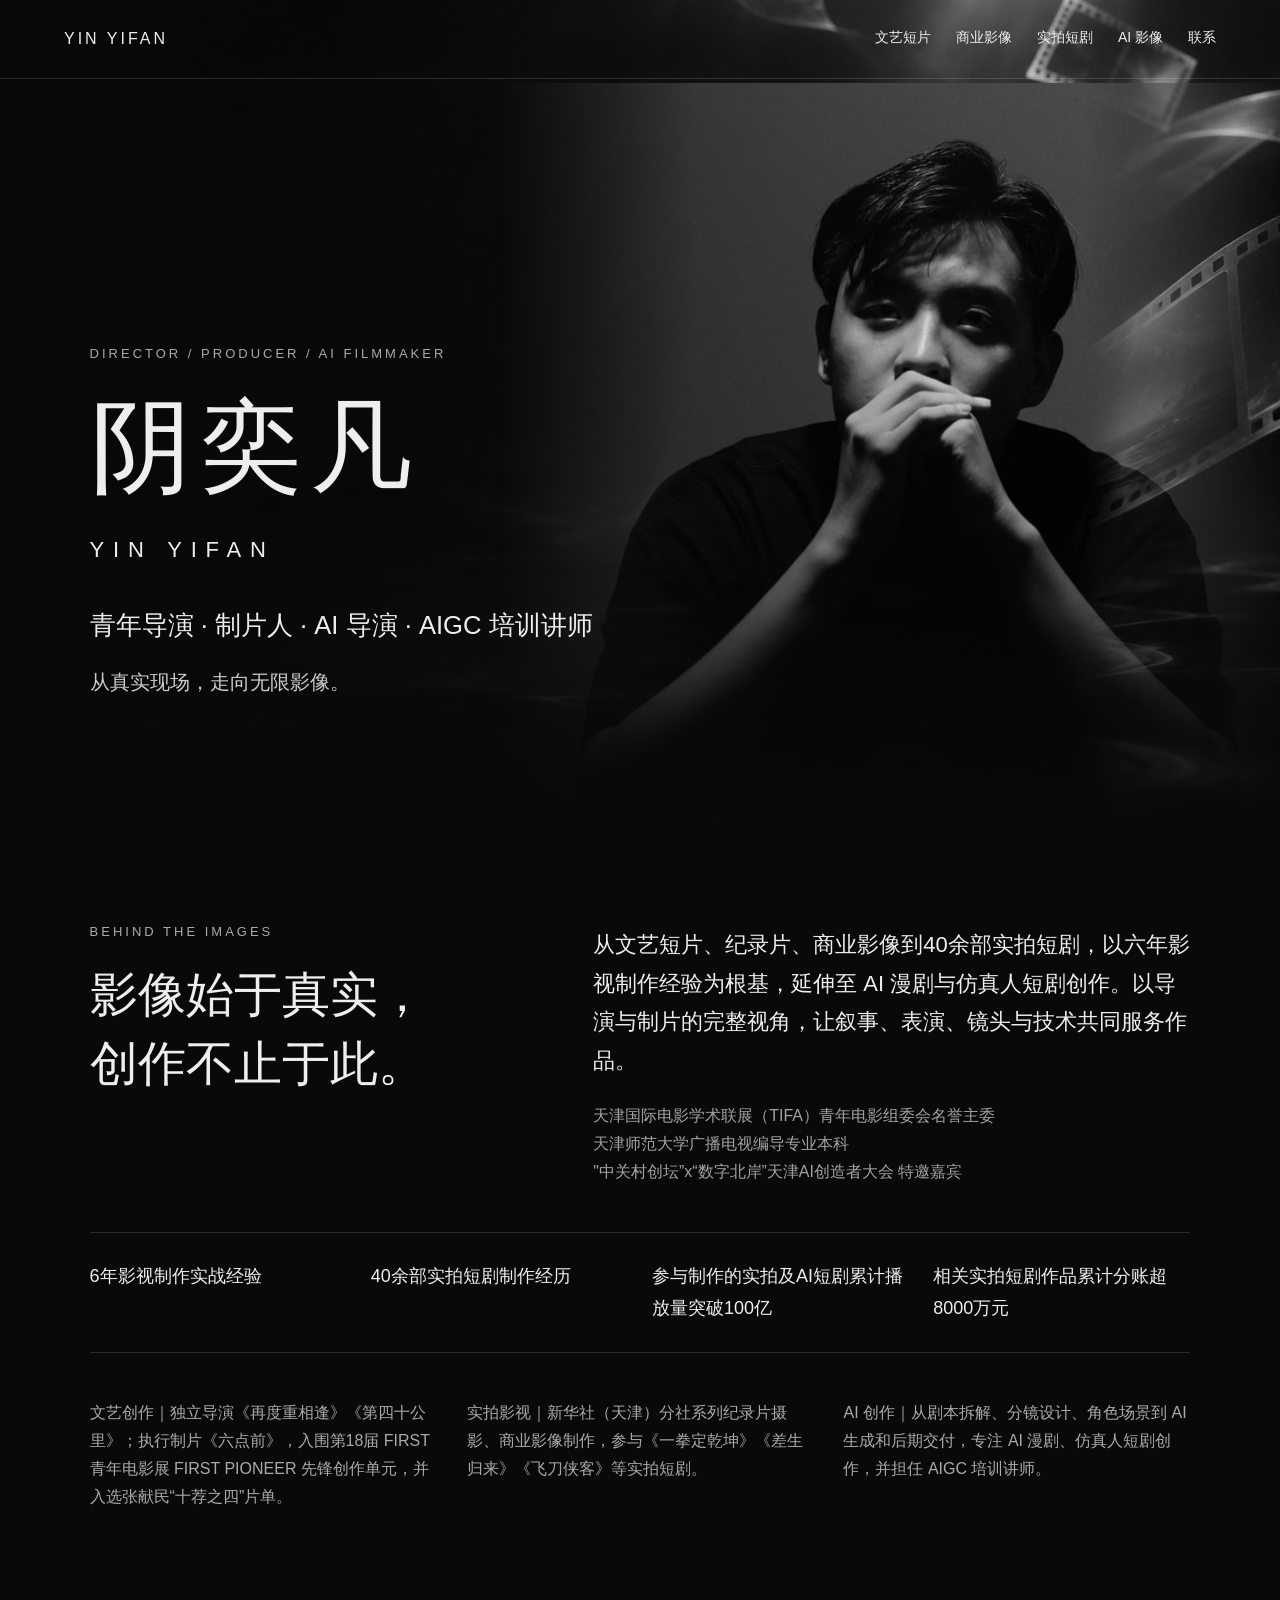
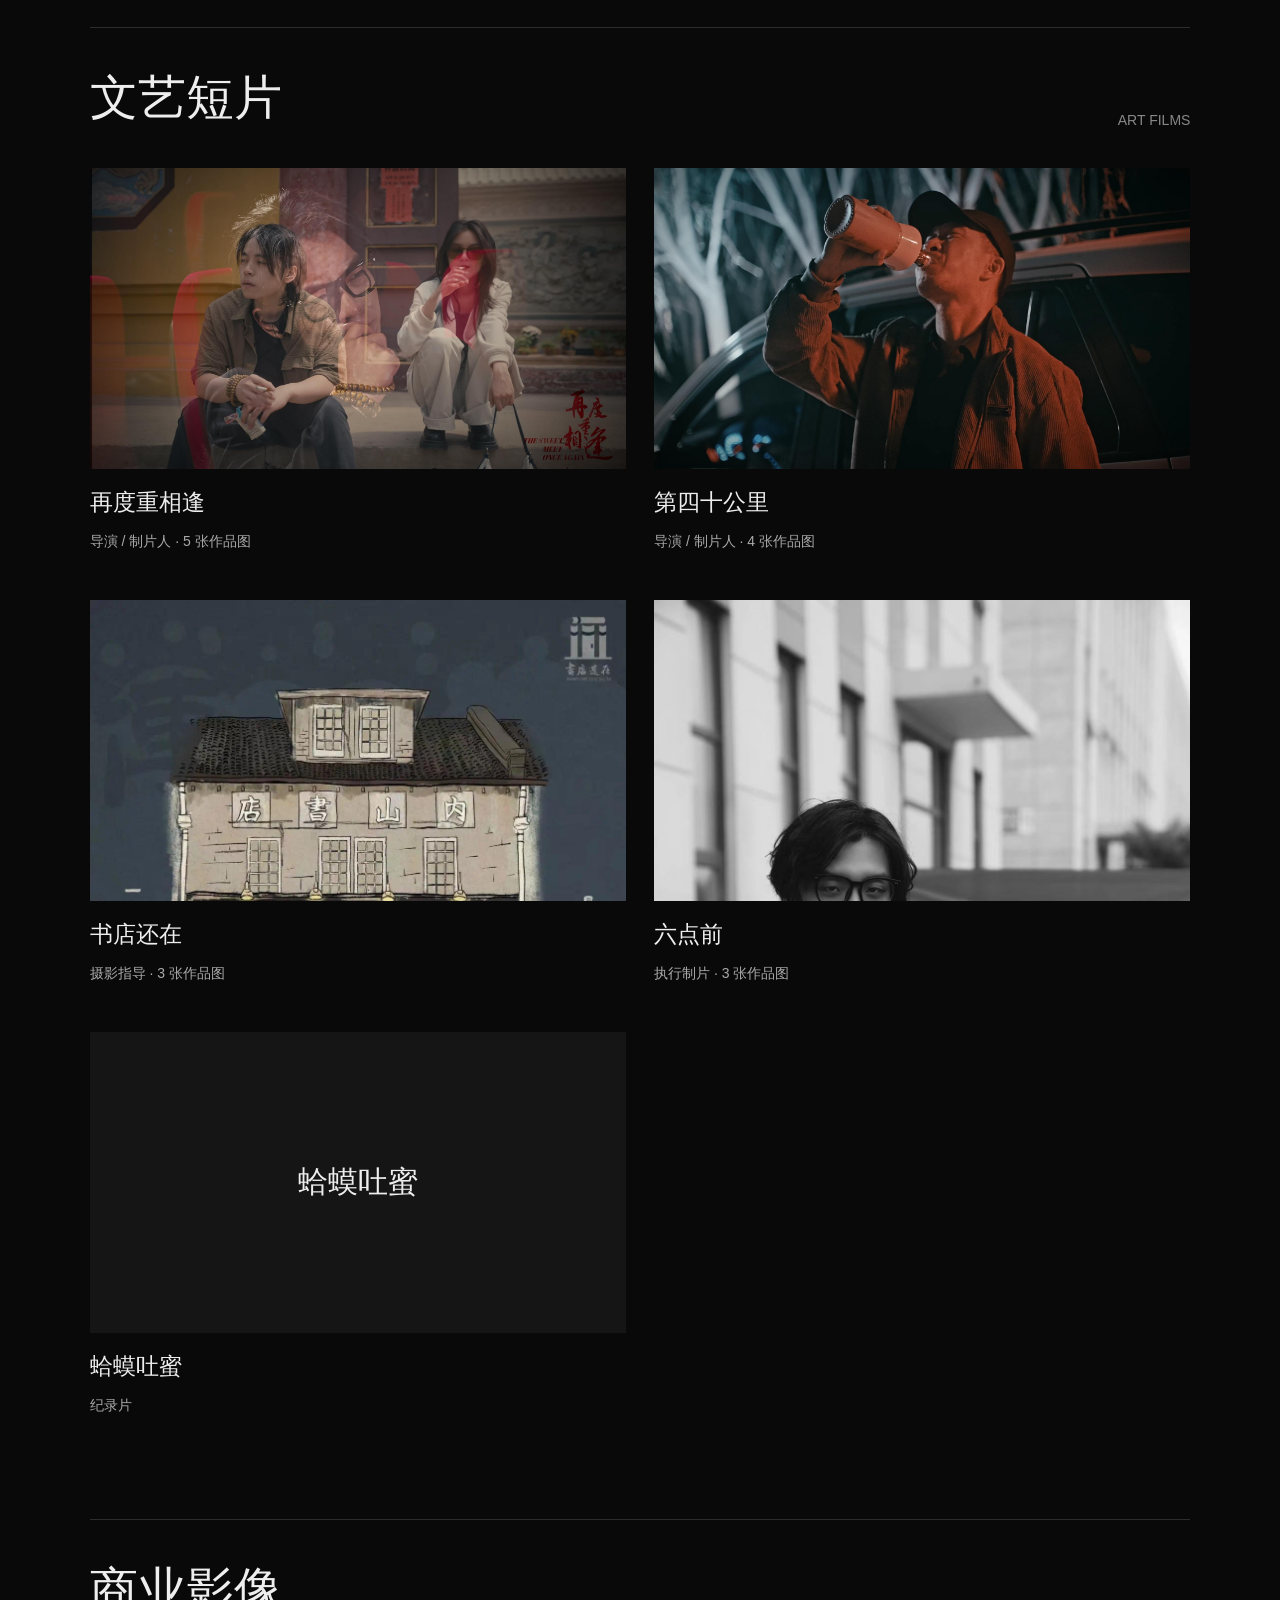
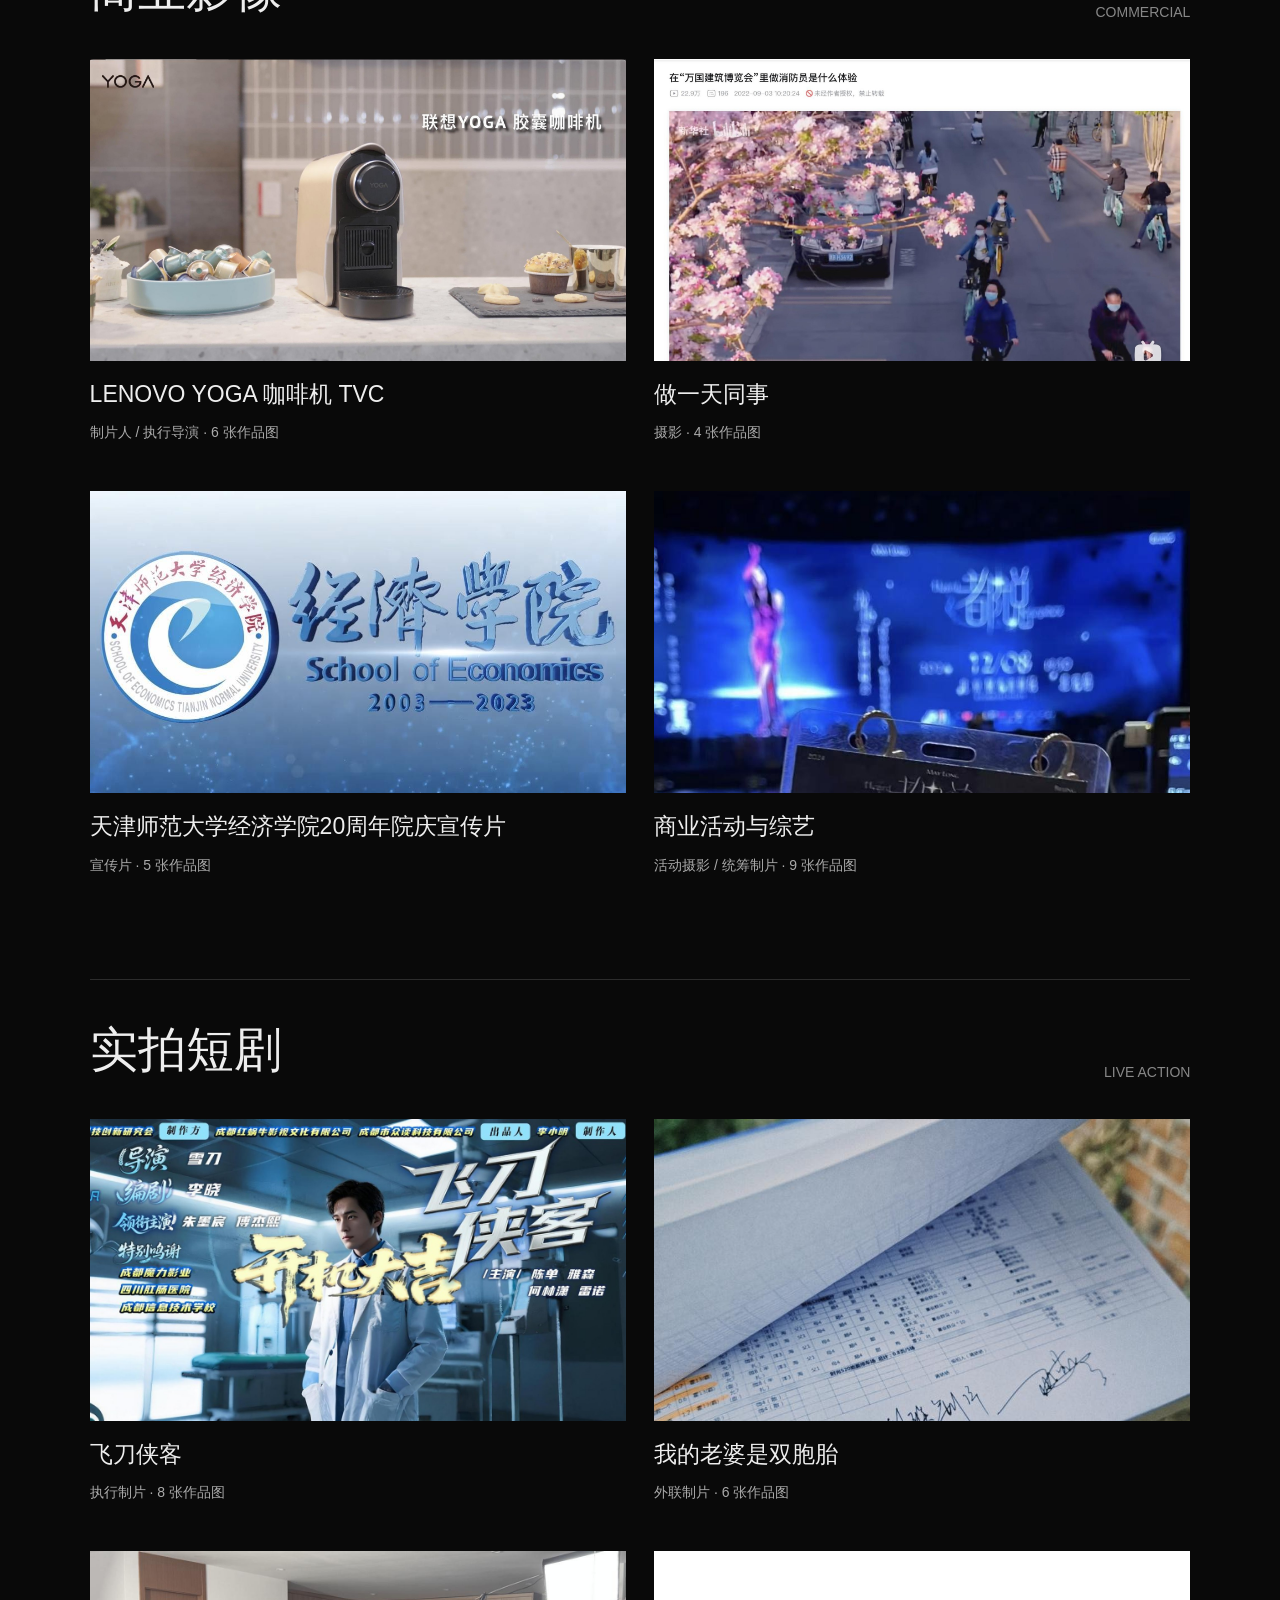
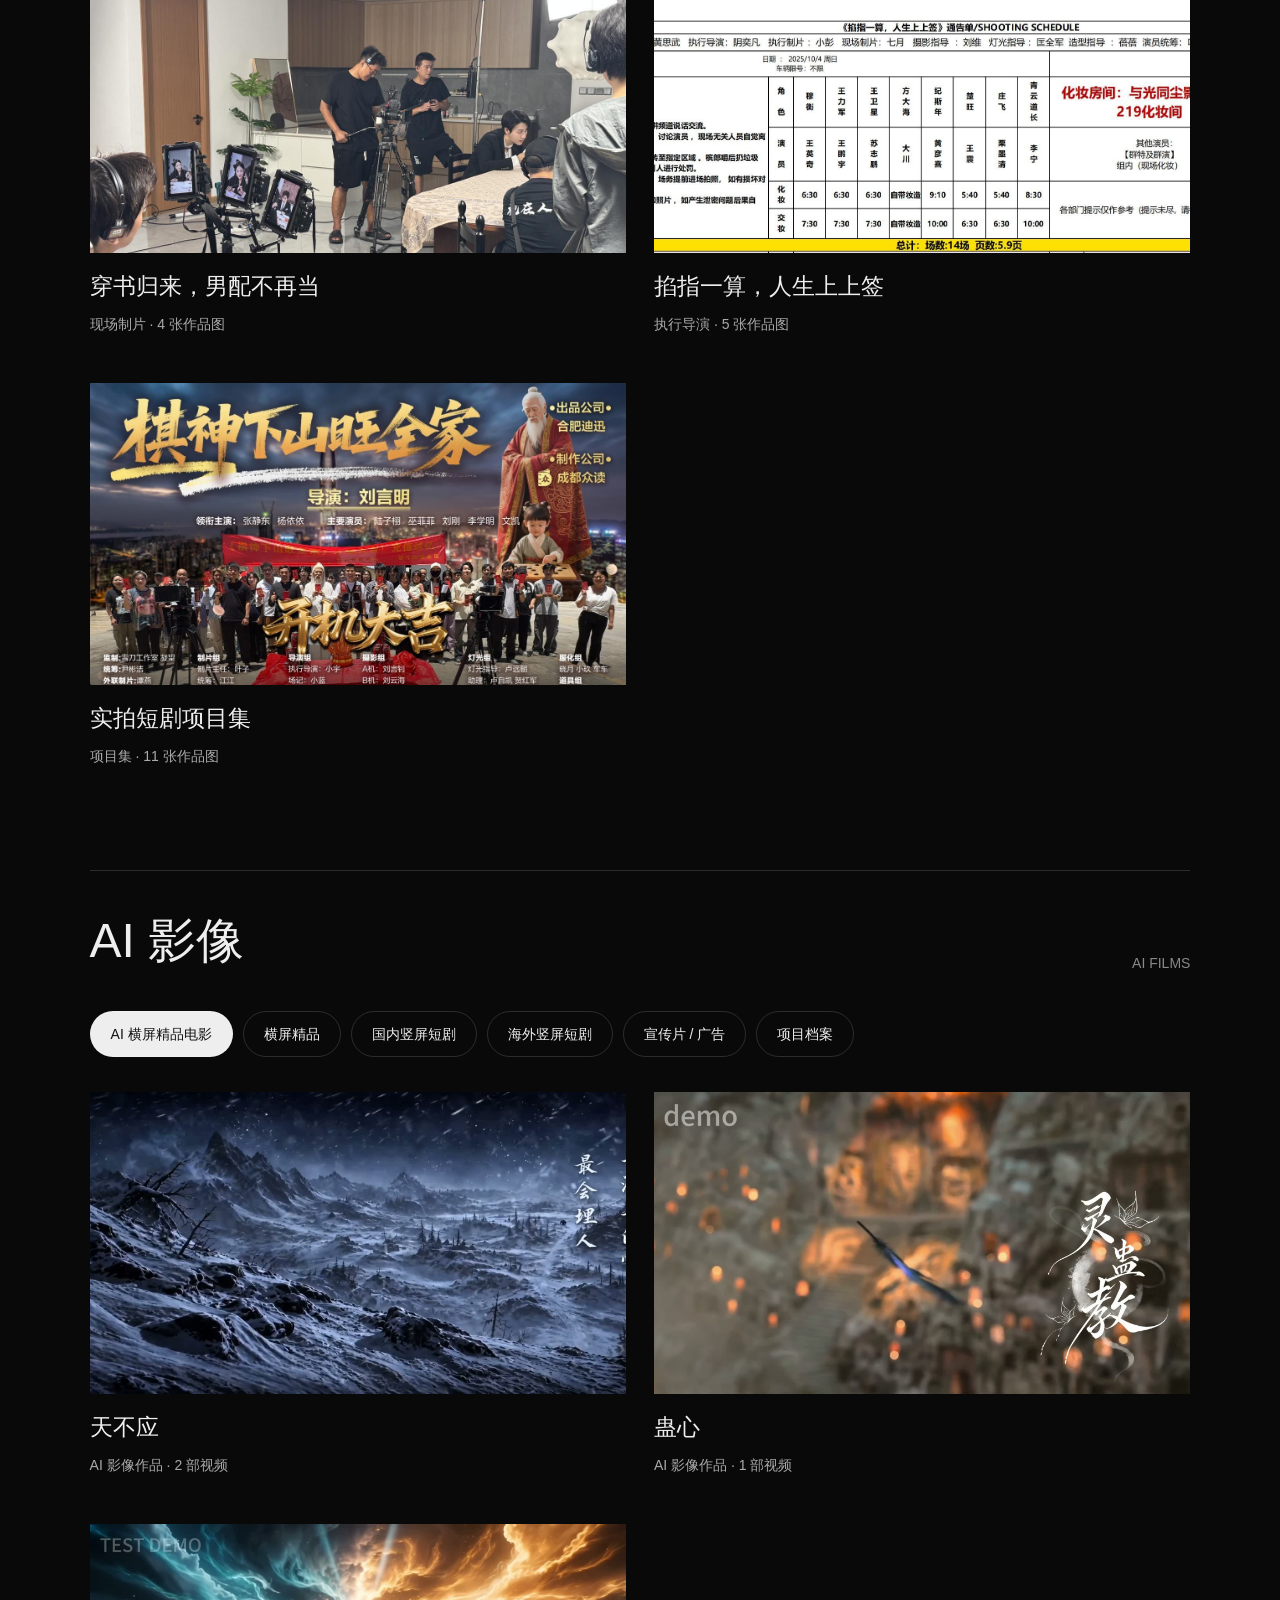
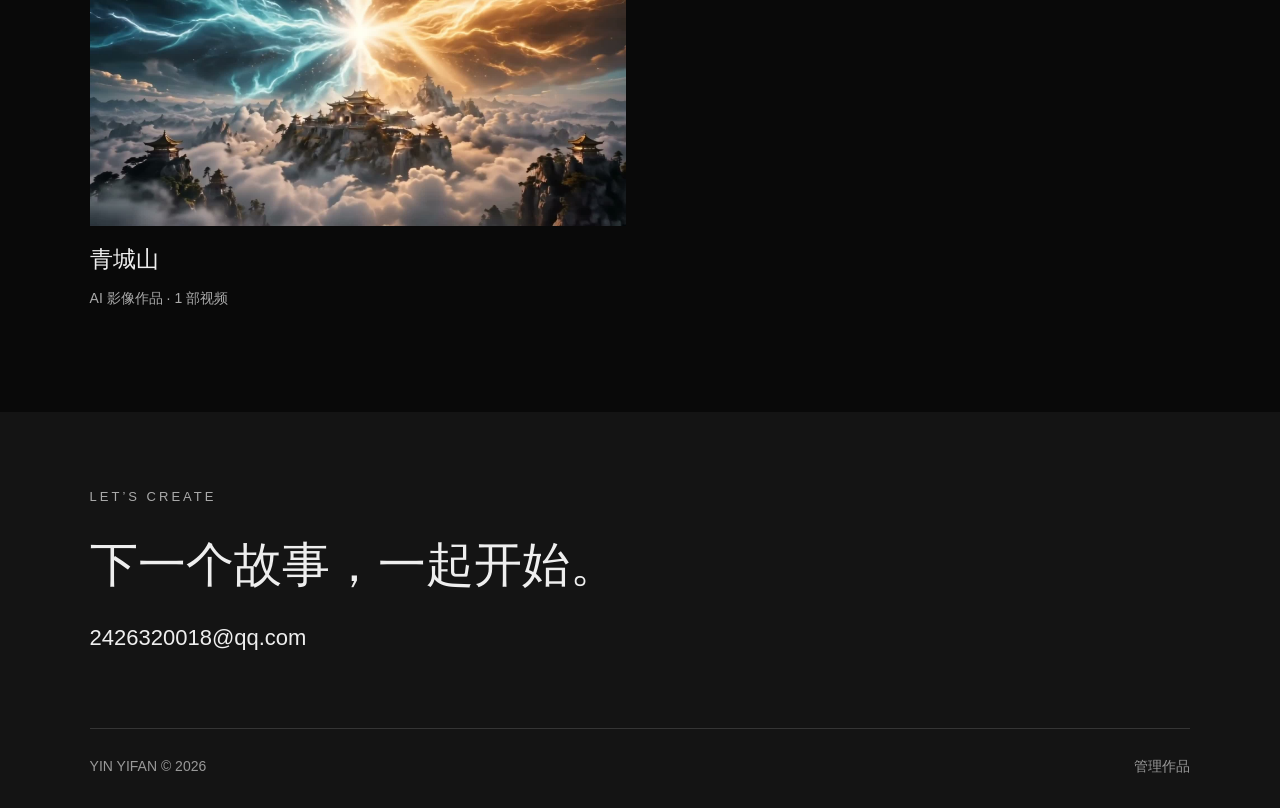
<file: index.html>
<!doctype html><html lang="zh-CN"><head><meta charset="utf-8"><meta name="viewport" content="width=device-width,initial-scale=1"><meta name="description" content="阴奕凡 YIN YIFAN，青年导演、制片人、AI导演与AIGC培训讲师。文艺短片、商业影像、实拍短剧与AI作品。"><title>阴奕凡 YIN YIFAN · 导演作品集</title><link rel="stylesheet" href="style.css"></head><body><nav><a class="brand" href="#">YIN YIFAN</a><div><a href="#art">文艺短片</a><a href="#commercial">商业影像</a><a href="#drama">实拍短剧</a><a href="#ai">AI 影像</a><a href="#contact">联系</a></div></nav><header class="hero"><div class="portrait-layer"></div><div class="hero-copy"><p class="eyebrow">DIRECTOR / PRODUCER / AI FILMMAKER</p><h1 id="name">阴奕凡</h1><p id="english">YIN YIFAN</p><h2 id="title"></h2><p id="headline"></p></div></header><main><section class="opening"><div><p class="eyebrow">BEHIND THE IMAGES</p><h2>影像始于真实，<br>创作不止于此。</h2></div><div><p id="intro" class="lead"></p><p id="credentials" class="muted lines"></p></div><div id="achievements" class="metrics"></div><div id="experience" class="experience"></div></section><div id="works"><p>正在载入作品…</p></div></main><footer id="contact"><span class="eyebrow">LET’S CREATE</span><h2>下一个故事，一起开始。</h2><a id="email"></a><div class="foot"><span>YIN YIFAN © 2026</span><a href="admin/">管理作品</a></div></footer><dialog id="detail"><button class="close" aria-label="关闭作品详情">关闭 ×</button><div id="detail-body"></div></dialog><script src="app.js"></script></body></html>
</file>
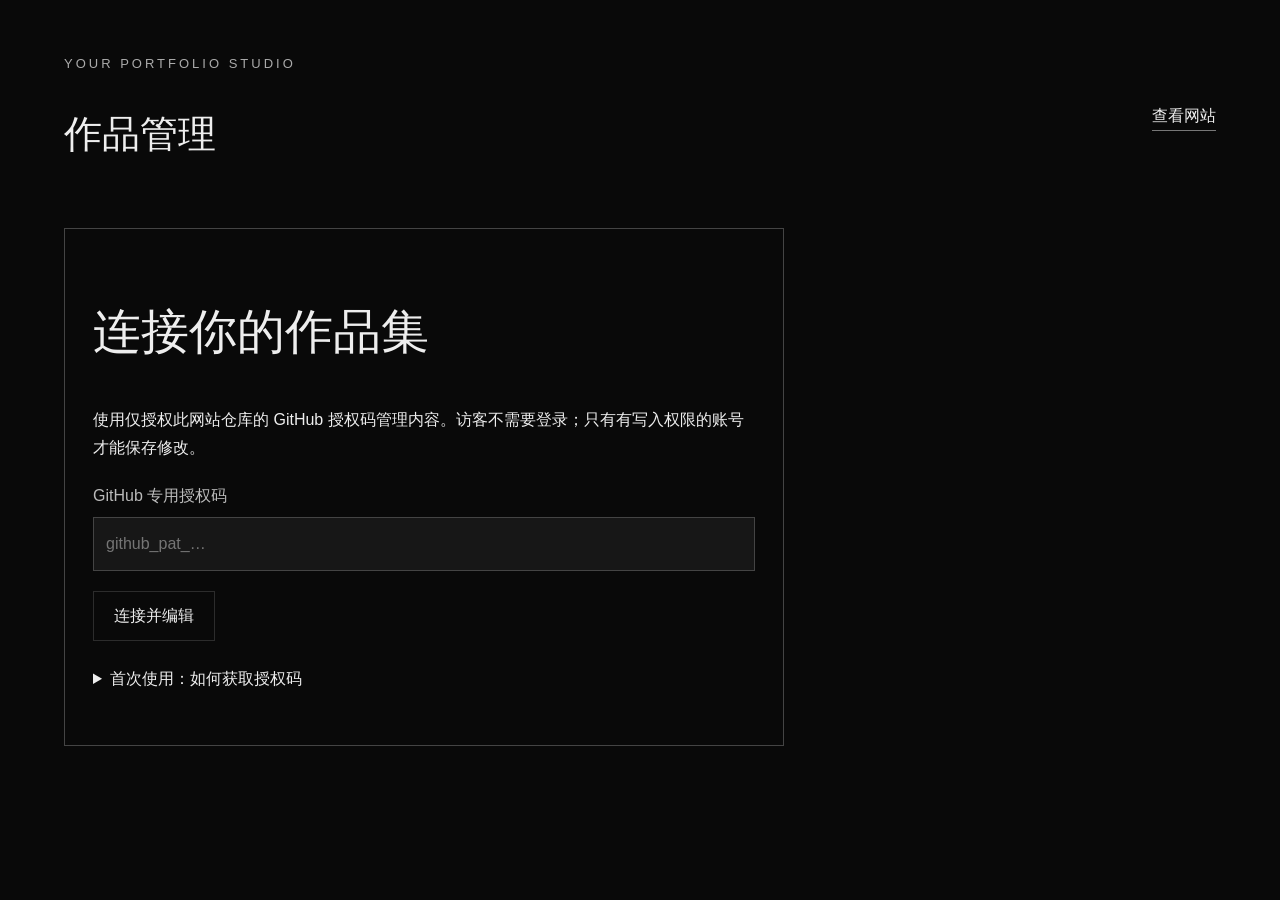
<file: admin/index.html>
<!doctype html><html lang="zh-CN"><head><meta charset="utf-8"><meta name="viewport" content="width=device-width,initial-scale=1"><meta name="robots" content="noindex,nofollow"><meta name="referrer" content="no-referrer"><meta http-equiv="Content-Security-Policy" content="default-src 'self'; script-src 'self'; style-src 'self' 'unsafe-inline'; connect-src 'self' https://api.github.com; img-src 'self' blob:; media-src 'self' blob:; object-src 'none'; base-uri 'none'; form-action 'none'"><title>作品管理 · 阴奕凡</title><link rel="stylesheet" href="admin.css"></head><body><main class="admin-shell"><header class="admin-head"><div><p class="eyebrow">YOUR PORTFOLIO STUDIO</p><h1>作品管理</h1></div><a href="../" target="_blank" rel="noopener">查看网站</a></header><section id="auth" class="auth-box"><h2>连接你的作品集</h2><p>使用仅授权此网站仓库的 GitHub 授权码管理内容。访客不需要登录；只有有写入权限的账号才能保存修改。</p><form id="connect"><label class="field"><span>GitHub 专用授权码</span><input id="token" type="password" autocomplete="off" spellcheck="false" required placeholder="github_pat_…"></label><button id="login" type="submit">连接并编辑</button></form><p id="auth-status" role="status" aria-live="polite"></p><details><summary>首次使用：如何获取授权码</summary><ol><li>打开 <a href="https://github.com/settings/personal-access-tokens/new" target="_blank" rel="noopener noreferrer">GitHub 授权设置</a>，登录你的 yyfzuishuai8899-source 账号。</li><li>名称填写“作品集管理”，设置有效期。</li><li>Repository access 选择 Only select repositories，仅选 <strong>zuopinji</strong>。</li><li>Repository permissions 中将 <strong>Contents</strong> 设置为 <strong>Read and write</strong>。Metadata 保留默认读取权限，其他权限不用开。</li><li>点击 Generate token，将生成的授权码粘贴到上方。不要发到聊天里，也不要放进网站文件。</li></ol><p>授权码只保存在当前页面内存中，关闭或刷新后需要重新连接；不会存进草稿或仓库。到期后可重新生成。</p></details></section><div id="workspace" hidden><p class="notice">修改完成后点击“保存并发布”。上传文件暂存后，需保存才会展示给访客。移除素材会从新版网站删除，仓库历史仍有记录。视频单个最多 50 MB；总容量接近上限时会提示。公开视频无法完全防止下载或录屏。</p><div class="admin-toolbar"><button id="save">保存并发布</button><button id="add">添加作品</button><button id="profile">首页资料</button><button id="export">导出草稿</button><button id="import">导入草稿</button><button id="logout">退出管理</button><span id="status" class="status" role="status" aria-live="polite"></span></div><div id="publication" class="publication" role="status" aria-live="polite"></div><input id="draft" type="file" accept="application/json,.json" hidden><div class="admin-layout"><aside><label class="field"><span>查找作品</span><input id="search" placeholder="输入作品名称"></label><div id="list" class="admin-list"></div></aside><section id="admin-editor"></section></div></div></main><script type="module" src="editor.js?v=20261126-fetch2"></script></body></html>
</file>
<file: style.css>
:root{color-scheme:dark;--bg:#090909;--fg:#eee;--muted:#a3a3a3;--line:#ffffff24}*{box-sizing:border-box}html{scroll-behavior:smooth;scroll-padding-top:35px}body{margin:0;background:var(--bg);color:var(--fg);font:16px/1.75 Arial,'PingFang SC',sans-serif}a{color:inherit;text-decoration:none}button,input,textarea,select{font:inherit}button,a,input,textarea,select{outline-offset:5px}button{cursor:pointer;background:transparent;color:inherit;border:1px solid var(--line);padding:10px 20px}button:hover,button.active{background:#eee;color:#111}button:disabled{opacity:.45;cursor:wait}nav{position:absolute;z-index:3;top:0;padding:25px 5%;display:flex;justify-content:space-between;gap:30px;width:100%;border-bottom:1px solid var(--line)}nav div{display:flex;gap:25px;font-size:14px}.brand{letter-spacing:3px}.hero{min-height:740px;height:92vh;position:relative;background-position:center;background-size:cover;overflow:hidden}.hero:after{content:'';position:absolute;inset:0;background:linear-gradient(0deg,#090909,transparent 40%),linear-gradient(90deg,#090909cc,transparent 85%)}.portrait-layer{position:absolute;inset:10% 0 0 39%;background-repeat:no-repeat;background-size:auto 210%;background-position:center top;filter:grayscale(1);mask-image:linear-gradient(90deg,transparent,#000 25%,#000 75%,transparent)}.hero-copy{position:absolute;z-index:1;left:7%;bottom:13%;max-width:700px}.hero h1{font-size:clamp(58px,8vw,122px);font-weight:400;letter-spacing:.08em;line-height:1.2;margin:20px 0}.hero h2{font-size:clamp(18px,2vw,26px);font-weight:400;margin-top:38px}#english{font-size:22px;letter-spacing:.4em}#headline{font-size:20px;color:#ccc}.eyebrow{font-size:13px;letter-spacing:3px;color:#aaa}main{max-width:1500px;margin:auto;padding:0 7%}h2,h3{font-weight:400;line-height:1.45}h2{font-size:clamp(30px,4vw,48px)}.opening{padding:80px 0 100px;display:grid;grid-template-columns:1fr 1.4fr;gap:30px 7%}.opening h2{margin-top:16px}.lead{font-size:22px;margin-top:18px}.muted{color:var(--muted)}.lines{white-space:pre-line}.metrics{grid-column:1/-1;display:grid;grid-template-columns:repeat(4,1fr);border-block:1px solid var(--line);padding:28px 0;gap:24px}.metrics p{margin:0;font-size:18px}.experience{grid-column:1/-1;display:grid;grid-template-columns:repeat(3,1fr);gap:30px}.experience p{color:#aaa}.collection{border-top:1px solid var(--line);padding-top:35px;margin-bottom:100px}.section-head{display:flex;justify-content:space-between;align-items:end;gap:20px;margin-bottom:35px}.section-head h2{margin:0}.section-head span{color:#888;font-size:14px}.grid{display:grid;grid-template-columns:repeat(2,minmax(0,1fr));gap:45px 28px}.project{text-align:left;border:0;padding:0;background:none!important;color:inherit!important}.project .cover{width:100%;aspect-ratio:16/9;background:#151515;overflow:hidden;display:grid;place-items:center}.project img{width:100%;height:100%;object-fit:cover;transition:transform .6s}.project:hover img{transform:scale(1.035)}.project .caption{padding-top:17px}.project h3{font-size:23px;margin:0 0 7px}.project small{color:#aaa;font-size:14px}.project .placeholder{padding:35px;font-size:30px}.filters{display:flex;gap:10px;flex-wrap:wrap;margin:0 0 35px}.filters button{font-size:14px;border-radius:30px}.gallery{display:grid;grid-template-columns:1fr 1fr;gap:18px;margin:30px 0}.gallery img{width:100%;height:300px;object-fit:contain;background:#111}.gallery figure{margin:0}.gallery figcaption{font-size:13px;color:#888}.gallery a{display:block}.film{margin:28px 0}.film video{width:100%;max-height:75vh;background:#000;display:block}.film h3{font-size:18px}dialog{width:min(1100px,94vw);max-height:92vh;background:#101010;color:#eee;border:1px solid #444;padding:35px;overflow:auto}dialog::backdrop{background:#000c;backdrop-filter:blur(6px)}.close{position:sticky;top:0;display:block;margin-left:auto;background:#151515;z-index:2}#detail-body>h2{margin-bottom:12px}.description{font-size:20px;line-height:1.9;white-space:pre-line}.detail-section{margin:35px 0}.detail-section p{white-space:pre-line;color:#bbb}footer{padding:70px 7% 30px;background:#141414}footer h2{margin:20px 0}#email{font-size:22px}.foot{border-top:1px solid var(--line);margin-top:70px;padding-top:25px;display:flex;justify-content:space-between;color:#999;font-size:14px}.admin-shell{max-width:1200px;margin:40px auto;padding:0 24px}.admin-head{display:flex;align-items:center;justify-content:space-between;gap:20px}.admin-toolbar{position:sticky;top:0;z-index:3;background:#101010;padding:15px 0;border-bottom:1px solid #444;display:flex;gap:12px;align-items:center;flex-wrap:wrap}.admin-layout{display:grid;grid-template-columns:280px 1fr;gap:30px;margin-top:30px}.admin-list{max-height:75vh;overflow:auto}.admin-list button{display:block;width:100%;text-align:left;margin-bottom:8px;font-size:14px}.field{display:block;margin:20px 0}.field>span{display:block;margin-bottom:7px;color:#bbb}.field input,.field textarea,.field select{width:100%;padding:12px;background:#171717;color:white;border:1px solid #444;border-radius:0}.field textarea{min-height:110px;resize:vertical}.pair{display:grid;grid-template-columns:1fr 1fr;gap:18px}.asset-row{border:1px solid #333;padding:16px;margin:14px 0}.asset-row img{max-width:150px;max-height:120px;object-fit:contain}.asset-row video{width:100%;max-height:240px}.asset-actions{display:flex;gap:10px;flex-wrap:wrap}.danger{color:#f4a3a3}.status{font-size:14px;color:#ccc}#admin-editor h2{font-size:30px}.empty{color:#888;padding:40px}.error{color:#ffb3a7}.notice{border-left:2px solid #999;padding-left:18px;color:#aaa}.upload-label{display:inline-block;border:1px solid #555;padding:10px 15px;cursor:pointer;margin:8px 10px 8px 0}.upload-label input{display:block;max-width:100%;margin-top:10px;font-size:14px}@media(max-width:760px){nav{padding:20px 6%}nav div{gap:12px;flex-wrap:wrap;justify-content:flex-end;font-size:12px}.brand{font-size:13px;white-space:nowrap}.hero{height:85vh;min-height:650px}.portrait-layer{inset:15% -30% 0 5%;opacity:.6}.hero-copy{left:7%;right:7%;bottom:12%}.opening{grid-template-columns:1fr;padding:40px 0 65px}.metrics{grid-template-columns:1fr 1fr}.experience{grid-template-columns:1fr;gap:0}.lead{font-size:18px}.grid{grid-template-columns:1fr;gap:35px}.gallery{grid-template-columns:1fr}.gallery img{height:auto;max-height:65vh}.section-head{display:block}.section-head span{display:block;margin-top:12px}dialog{padding:18px}.admin-layout{grid-template-columns:1fr}.admin-list{max-height:230px}.pair{grid-template-columns:1fr}.admin-head{align-items:start}#email{font-size:18px}}

.project.portrait .cover{aspect-ratio:9/16;max-width:360px;margin:auto}.project.portrait .cover img{object-fit:contain}.project.portrait .caption{max-width:360px;margin:auto}.film.portrait video{aspect-ratio:9/16;width:min(100%,420px);max-height:none;margin:auto;object-fit:contain}
</file>
<file: admin/admin.css>
:root{color-scheme:dark;--bg:#090909;--fg:#eee;--muted:#a3a3a3;--line:#ffffff24}*{box-sizing:border-box}html{scroll-behavior:smooth;scroll-padding-top:35px}body{margin:0;background:var(--bg);color:var(--fg);font:16px/1.75 Arial,'PingFang SC',sans-serif}a{color:inherit;text-decoration:none}button,input,textarea,select{font:inherit}button,a,input,textarea,select{outline-offset:5px}button{cursor:pointer;background:transparent;color:inherit;border:1px solid var(--line);padding:10px 20px}button:hover,button.active{background:#eee;color:#111}button:disabled{opacity:.45;cursor:wait}nav{position:absolute;z-index:3;top:0;padding:25px 5%;display:flex;justify-content:space-between;gap:30px;width:100%;border-bottom:1px solid var(--line)}nav div{display:flex;gap:25px;font-size:14px}.brand{letter-spacing:3px}.hero{min-height:740px;height:92vh;position:relative;background-position:center;background-size:cover;overflow:hidden}.hero:after{content:'';position:absolute;inset:0;background:linear-gradient(0deg,#090909,transparent 40%),linear-gradient(90deg,#090909cc,transparent 85%)}.portrait-layer{position:absolute;inset:10% 0 0 39%;background-repeat:no-repeat;background-size:auto 210%;background-position:center top;filter:grayscale(1);mask-image:linear-gradient(90deg,transparent,#000 25%,#000 75%,transparent)}.hero-copy{position:absolute;z-index:1;left:7%;bottom:13%;max-width:700px}.hero h1{font-size:clamp(58px,8vw,122px);font-weight:400;letter-spacing:.08em;line-height:1.2;margin:20px 0}.hero h2{font-size:clamp(18px,2vw,26px);font-weight:400;margin-top:38px}#english{font-size:22px;letter-spacing:.4em}#headline{font-size:20px;color:#ccc}.eyebrow{font-size:13px;letter-spacing:3px;color:#aaa}main{max-width:1500px;margin:auto;padding:0 7%}h2,h3{font-weight:400;line-height:1.45}h2{font-size:clamp(30px,4vw,48px)}.opening{padding:80px 0 100px;display:grid;grid-template-columns:1fr 1.4fr;gap:30px 7%}.opening h2{margin-top:16px}.lead{font-size:22px;margin-top:18px}.muted{color:var(--muted)}.lines{white-space:pre-line}.metrics{grid-column:1/-1;display:grid;grid-template-columns:repeat(4,1fr);border-block:1px solid var(--line);padding:28px 0;gap:24px}.metrics p{margin:0;font-size:18px}.experience{grid-column:1/-1;display:grid;grid-template-columns:repeat(3,1fr);gap:30px}.experience p{color:#aaa}.collection{border-top:1px solid var(--line);padding-top:35px;margin-bottom:100px}.section-head{display:flex;justify-content:space-between;align-items:end;gap:20px;margin-bottom:35px}.section-head h2{margin:0}.section-head span{color:#888;font-size:14px}.grid{display:grid;grid-template-columns:repeat(2,minmax(0,1fr));gap:45px 28px}.project{text-align:left;border:0;padding:0;background:none!important;color:inherit!important}.project .cover{width:100%;aspect-ratio:16/9;background:#151515;overflow:hidden;display:grid;place-items:center}.project img{width:100%;height:100%;object-fit:cover;transition:transform .6s}.project:hover img{transform:scale(1.035)}.project .caption{padding-top:17px}.project h3{font-size:23px;margin:0 0 7px}.project small{color:#aaa;font-size:14px}.project .placeholder{padding:35px;font-size:30px}.filters{display:flex;gap:10px;flex-wrap:wrap;margin:0 0 35px}.filters button{font-size:14px;border-radius:30px}.gallery{display:grid;grid-template-columns:1fr 1fr;gap:18px;margin:30px 0}.gallery img{width:100%;height:300px;object-fit:contain;background:#111}.gallery figure{margin:0}.gallery figcaption{font-size:13px;color:#888}.gallery a{display:block}.film{margin:28px 0}.film video{width:100%;max-height:75vh;background:#000;display:block}.film h3{font-size:18px}dialog{width:min(1100px,94vw);max-height:92vh;background:#101010;color:#eee;border:1px solid #444;padding:35px;overflow:auto}dialog::backdrop{background:#000c;backdrop-filter:blur(6px)}.close{position:sticky;top:0;display:block;margin-left:auto;background:#151515;z-index:2}#detail-body>h2{margin-bottom:12px}.description{font-size:20px;line-height:1.9;white-space:pre-line}.detail-section{margin:35px 0}.detail-section p{white-space:pre-line;color:#bbb}footer{padding:70px 7% 30px;background:#141414}footer h2{margin:20px 0}#email{font-size:22px}.foot{border-top:1px solid var(--line);margin-top:70px;padding-top:25px;display:flex;justify-content:space-between;color:#999;font-size:14px}.admin-shell{max-width:1200px;margin:40px auto;padding:0 24px}.admin-head{display:flex;align-items:center;justify-content:space-between;gap:20px}.admin-toolbar{position:sticky;top:0;z-index:3;background:#101010;padding:15px 0;border-bottom:1px solid #444;display:flex;gap:12px;align-items:center;flex-wrap:wrap}.admin-layout{display:grid;grid-template-columns:280px 1fr;gap:30px;margin-top:30px}.admin-list{max-height:75vh;overflow:auto}.admin-list button{display:block;width:100%;text-align:left;margin-bottom:8px;font-size:14px}.field{display:block;margin:20px 0}.field>span{display:block;margin-bottom:7px;color:#bbb}.field input,.field textarea,.field select{width:100%;padding:12px;background:#171717;color:white;border:1px solid #444;border-radius:0}.field textarea{min-height:110px;resize:vertical}.pair{display:grid;grid-template-columns:1fr 1fr;gap:18px}.asset-row{border:1px solid #333;padding:16px;margin:14px 0}.asset-row img{max-width:150px;max-height:120px;object-fit:contain}.asset-row video{width:100%;max-height:240px}.asset-actions{display:flex;gap:10px;flex-wrap:wrap}.danger{color:#f4a3a3}.status{font-size:14px;color:#ccc}#admin-editor h2{font-size:30px}.empty{color:#888;padding:40px}.error{color:#ffb3a7}.notice{border-left:2px solid #999;padding-left:18px;color:#aaa}.upload-label{display:inline-block;border:1px solid #555;padding:10px 15px;cursor:pointer;margin:8px 10px 8px 0}.upload-label input{display:block;max-width:100%;margin-top:10px;font-size:14px}@media(max-width:760px){nav{padding:20px 6%}nav div{gap:12px;flex-wrap:wrap;justify-content:flex-end;font-size:12px}.brand{font-size:13px;white-space:nowrap}.hero{height:85vh;min-height:650px}.portrait-layer{inset:15% -30% 0 5%;opacity:.6}.hero-copy{left:7%;right:7%;bottom:12%}.opening{grid-template-columns:1fr;padding:40px 0 65px}.metrics{grid-template-columns:1fr 1fr}.experience{grid-template-columns:1fr;gap:0}.lead{font-size:18px}.grid{grid-template-columns:1fr;gap:35px}.gallery{grid-template-columns:1fr}.gallery img{height:auto;max-height:65vh}.section-head{display:block}.section-head span{display:block;margin-top:12px}dialog{padding:18px}.admin-layout{grid-template-columns:1fr}.admin-list{max-height:230px}.pair{grid-template-columns:1fr}.admin-head{align-items:start}#email{font-size:18px}}

.project.portrait .cover{aspect-ratio:9/16;max-width:360px;margin:auto}.project.portrait .cover img{object-fit:contain}.project.portrait .caption{max-width:360px;margin:auto}.film.portrait video{aspect-ratio:9/16;width:min(100%,420px);max-height:none;margin:auto;object-fit:contain}

[hidden]{display:none!important}.auth-box{max-width:720px;border:1px solid #444;padding:28px;margin:35px 0}details{margin:24px 0}details a,.notice a{ text-decoration:underline }.admin-shell h1{font-size:38px;font-weight:400}.auth-box li{margin:12px 0}.admin-head a{border-bottom:1px solid #777}.publication{padding:14px 0;color:#d4d4d4}.admin-toolbar button:first-child{background:#eee;color:#111}.asset-row .field{margin-top:12px}a:focus-visible,button:focus-visible{outline:2px solid white}.status{max-width:600px}
</file>
